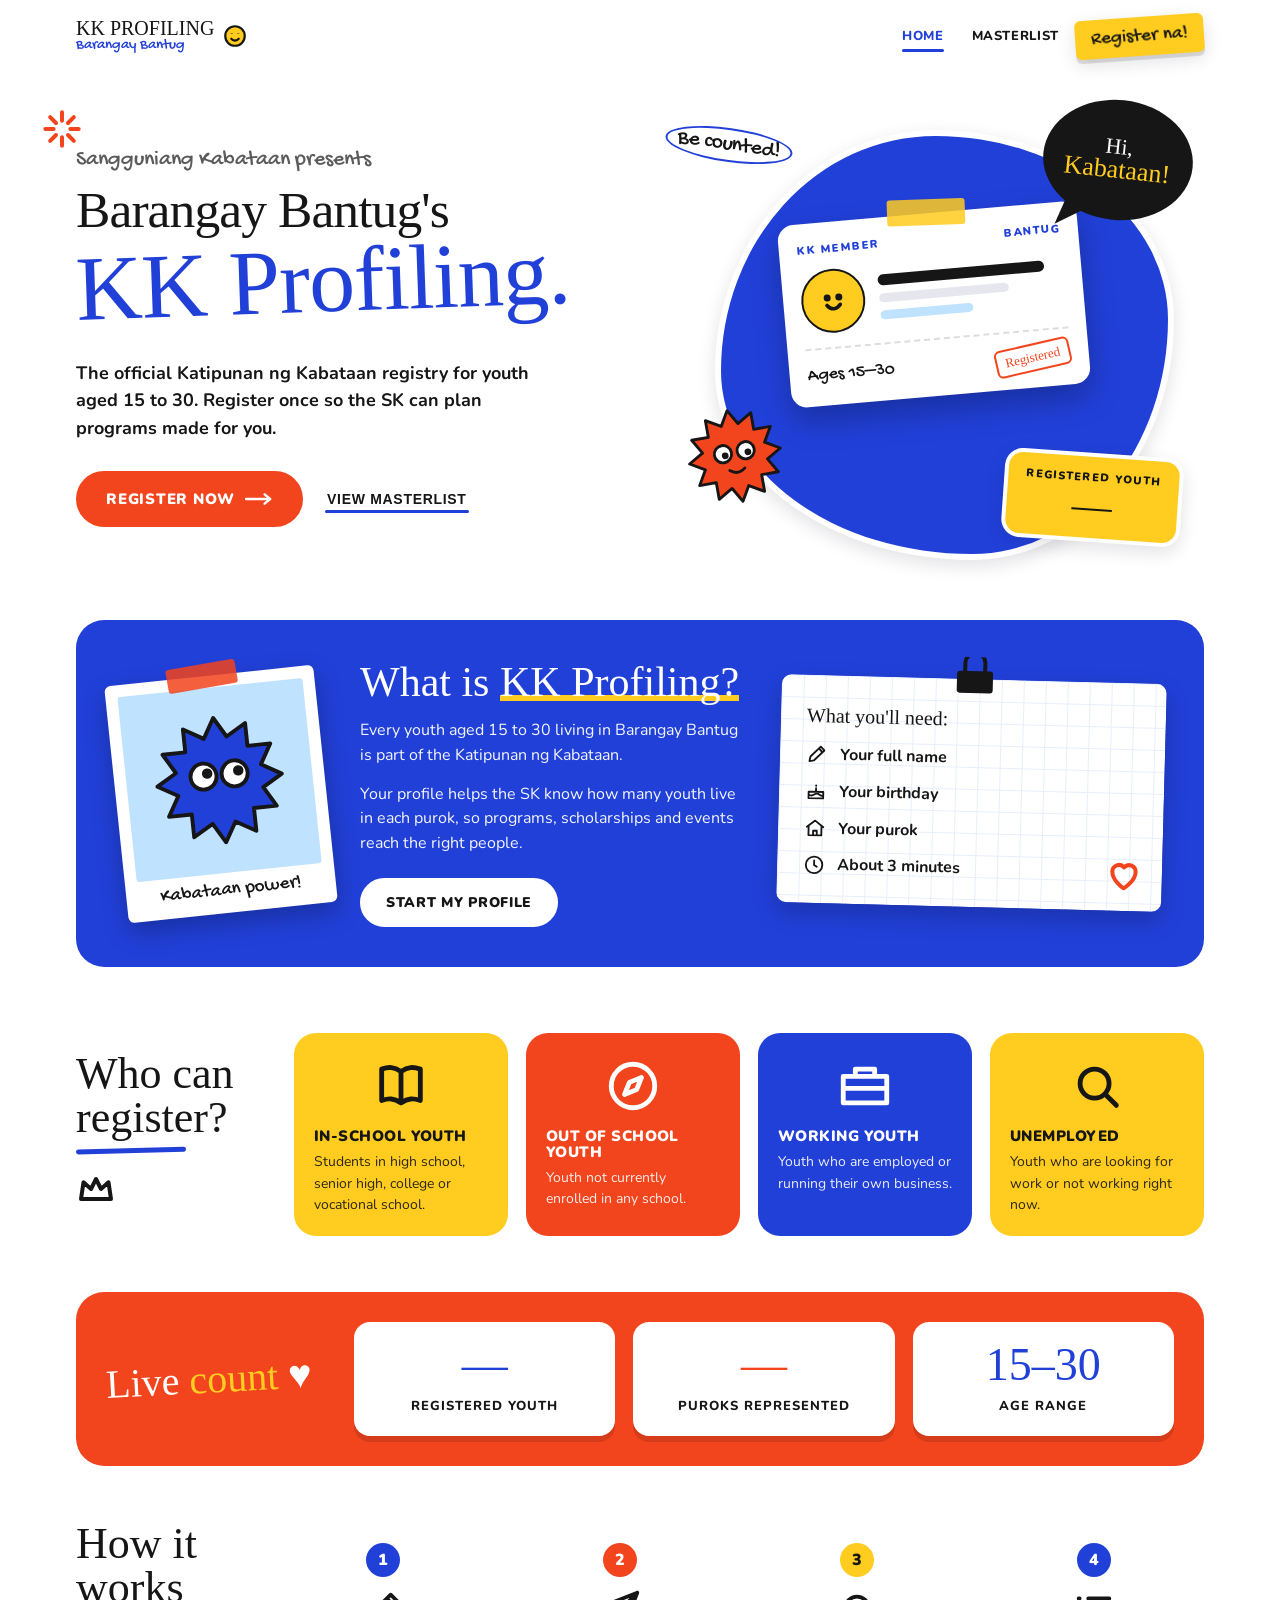
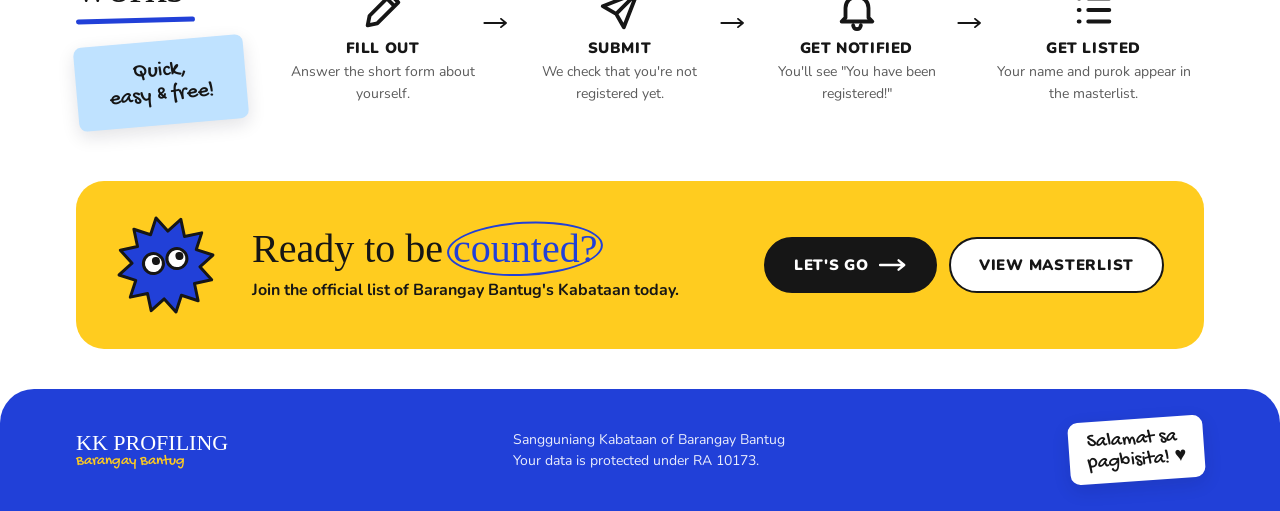
<file: index.html>
<!doctype html>
<html lang="en">
<head>
  <meta charset="utf-8">
  <meta name="viewport" content="width=device-width, initial-scale=1">
  <title>Barangay Bantug KK Profiling</title>
  <meta name="description" content="Katipunan ng Kabataan (KK) Profiling registration for the youth of Barangay Bantug.">
  <link rel="preconnect" href="https://fonts.googleapis.com">
  <link rel="preconnect" href="https://fonts.gstatic.com" crossorigin>
  <link href="https://fonts.googleapis.com/css2?family=Permanent+Marker&family=Gochi+Hand&family=Nunito:wght@400;600;700;800;900&display=swap" rel="stylesheet">
  <link rel="stylesheet" href="style.css">
</head>
<body>
  <!-- doodle library -->
  <svg width="0" height="0" style="position:absolute" aria-hidden="true">
    <symbol id="d-star" viewBox="0 0 24 24"><path d="M12 2.5l2.9 6.1 6.6.8-4.9 4.5 1.3 6.6L12 17.3 6.1 20.5l1.3-6.6L2.5 9.4l6.6-.8z"/></symbol>
    <symbol id="d-spark" viewBox="0 0 24 24"><path d="M12 2v5M12 17v5M2 12h5M17 12h5M4.9 4.9l3.5 3.5M15.6 15.6l3.5 3.5M4.9 19.1l3.5-3.5M15.6 8.4l3.5-3.5"/></symbol>
    <symbol id="d-squig" viewBox="0 0 100 24"><path d="M2 14C12 2 22 2 30 12s18 10 28 0 20-10 30 0 8 6 10 2"/></symbol>
    <symbol id="d-arrow" viewBox="0 0 60 40"><path d="M4 8c16 28 36 28 50 10M44 15l10 3-1 10"/></symbol>
    <symbol id="d-bolt" viewBox="0 0 24 24"><path d="M13 2L4 14h7l-2 8 11-13h-7l2-7z"/></symbol>
    <symbol id="d-ast" viewBox="0 0 24 24"><path d="M12 3v18M4.2 7.5l15.6 9M4.2 16.5l15.6-9"/></symbol>
    <symbol id="d-heart" viewBox="0 0 24 24"><path d="M12 20s-7-4.4-7-10a4 4 0 0 1 7-2.6A4 4 0 0 1 19 10c0 5.6-7 10-7 10z"/></symbol>
    <symbol id="d-crown" viewBox="0 0 24 24"><path d="M3 18h18l-1.5-10-4.5 4-3-6-3 6-4.5-4z"/></symbol>
    <symbol id="d-smile" viewBox="0 0 24 24"><circle cx="12" cy="12" r="9"/><path d="M8 14c1.2 1.6 2.5 2.3 4 2.3s2.8-.7 4-2.3M9 9.5v.5M15 9.5v.5"/></symbol>
    <symbol id="d-burst" viewBox="0 0 100 100"><polygon points="50,2 58.8,17.2 74,8.4 74,26 91.6,26 82.8,41.2 98,50 82.8,58.8 91.6,74 74,74 74,91.6 58.8,82.8 50,98 41.2,82.8 26,91.6 26,74 8.4,74 17.2,58.8 2,50 17.2,41.2 8.4,26 26,26 26,8.4 41.2,17.2" fill="#f2441d" stroke="#161616" stroke-width="3" stroke-linejoin="round"/><circle cx="38" cy="46" r="9" fill="#fff" stroke="#161616" stroke-width="3"/><circle cx="62" cy="46" r="9" fill="#fff" stroke="#161616" stroke-width="3"/><circle cx="40" cy="48" r="3.5" fill="#161616"/><circle cx="64" cy="48" r="3.5" fill="#161616"/><path d="M42 64c5 4 11 4 16 0" fill="none" stroke="#161616" stroke-width="3" stroke-linecap="round"/></symbol>
    <symbol id="d-burst-b" viewBox="0 0 100 100"><polygon points="50,2 58.8,17.2 74,8.4 74,26 91.6,26 82.8,41.2 98,50 82.8,58.8 91.6,74 74,74 74,91.6 58.8,82.8 50,98 41.2,82.8 26,91.6 26,74 8.4,74 17.2,58.8 2,50 17.2,41.2 8.4,26 26,26 26,8.4 41.2,17.2" fill="#2140d8" stroke="#161616" stroke-width="3" stroke-linejoin="round"/><circle cx="38" cy="46" r="10" fill="#fff" stroke="#161616" stroke-width="3"/><circle cx="62" cy="46" r="10" fill="#fff" stroke="#161616" stroke-width="3"/><circle cx="41" cy="44" r="4" fill="#161616"/><circle cx="65" cy="44" r="4" fill="#161616"/></symbol>
    <!-- icons -->
    <symbol id="i-book" viewBox="0 0 24 24"><path d="M4 5c3-1 5-1 8 1 3-2 5-2 8-1v13c-3-1-5-1-8 1-3-2-5-2-8-1zM12 6v13"/></symbol>
    <symbol id="i-compass" viewBox="0 0 24 24"><circle cx="12" cy="12" r="9"/><path d="M15.5 8.5l-2 5-5 2 2-5z"/></symbol>
    <symbol id="i-brief" viewBox="0 0 24 24"><path d="M3 8h18v11H3zM8 8V5h8v3M3 13h18"/></symbol>
    <symbol id="i-search" viewBox="0 0 24 24"><circle cx="11" cy="11" r="6"/><path d="M15.5 15.5L20 20"/></symbol>
    <symbol id="i-pencil" viewBox="0 0 24 24"><path d="M4 20l1-5L16 4l4 4L9 19zM14 6l4 4"/></symbol>
    <symbol id="i-cake" viewBox="0 0 24 24"><path d="M4 20h16v-7H4zM4 16c2 1.5 4 1.5 6 0s4-1.5 6 0 4 1.5 4 0M12 13V9M12 6v.5"/></symbol>
    <symbol id="i-house" viewBox="0 0 24 24"><path d="M3 11l9-7 9 7M5 10v10h14V10M10 20v-5h4v5"/></symbol>
    <symbol id="i-clock" viewBox="0 0 24 24"><circle cx="12" cy="12" r="9"/><path d="M12 7v5l3 2"/></symbol>
    <symbol id="i-send" viewBox="0 0 24 24"><path d="M21 3L10 14M21 3l-7 18-4-7-7-4z"/></symbol>
    <symbol id="i-bell" viewBox="0 0 24 24"><path d="M6 16V11a6 6 0 0 1 12 0v5l2 2H4zM10 20a2 2 0 0 0 4 0"/></symbol>
    <symbol id="i-list" viewBox="0 0 24 24"><path d="M9 6h11M9 12h11M9 18h11M4 6h.5M4 12h.5M4 18h.5"/></symbol>
    <symbol id="i-arrow" viewBox="0 0 30 12"><path d="M1 6h26M21 1l6 5-6 5"/></symbol>
  </svg>

  <header class="nav">
    <div class="wrap">
      <a class="brand" href="./" data-go="home">
        <span><b>KK PROFILING</b><small>Barangay Bantug</small></span>
        <svg class="smile"><use href="#d-smile"/></svg>
      </a>
      <nav>
        <a class="nav-link hide-sm" href="./" data-go="home" data-nav="home">Home</a>
        <a class="nav-link hide-sm" href="#list" data-go="list" data-nav="list">Masterlist</a>
        <a class="sticky-btn" href="#form" data-go="form">Register na!</a>
      </nav>
    </div>
  </header>

  <!-- ============ HOME ============ -->
  <main id="view-home" class="view">
    <section class="hero">
      <div class="wrap">
        <div class="hero-copy">
          <svg class="doodle red d1 hide-sm"><use href="#d-spark"/></svg>
          <p class="hero-kicker">Sangguniang Kabataan presents</p>
          <h1><span class="l1">Barangay Bantug's</span><span class="l2">KK Profiling.</span></h1>
          <p class="sub">The official Katipunan ng Kabataan registry for youth aged 15 to 30. Register once so the SK can plan programs made for you.</p>
          <div class="cta">
            <button class="btn btn-red btn-lg" data-go="form">Register now <svg class="arrow"><use href="#i-arrow"/></svg></button>
            <button class="btn-link" data-go="list">View masterlist</button>
          </div>
        </div>
        <div class="hero-art" aria-hidden="true">
          <div class="blob"></div>
          <div class="bubble"><span>Hi,<b>Kabataan!</b></span></div>
          <div class="id-card">
            <div class="id-top"><span>KK MEMBER</span><span>BANTUG</span></div>
            <div class="id-body">
              <div class="id-face"><svg viewBox="0 0 24 24"><circle cx="8.5" cy="10" r="1" fill="#161616"/><circle cx="15.5" cy="10" r="1" fill="#161616"/><path d="M8 14.5c1.2 1.6 2.5 2.3 4 2.3s2.8-.7 4-2.3"/></svg></div>
              <div class="id-lines"><i></i><i></i><i></i></div>
            </div>
            <div class="id-foot"><span class="hand">Ages 15–30</span><span class="stamp">Registered</span></div>
          </div>
          <svg class="burst"><use href="#d-burst"/></svg>
          <div class="count-sticker"><small>Registered youth</small><b class="js-total">—</b></div>
          <div class="note-arrow"><span>Be counted!</span></div>
        </div>
      </div>
    </section>

    <div class="wrap">
      <section class="about">
        <div class="polaroid">
          <div class="polaroid-in"><svg viewBox="0 0 100 100"><use href="#d-burst-b"/></svg></div>
          <span class="cap">Kabataan power!</span>
        </div>
        <div>
          <h2>What is <span class="u">KK Profiling?</span></h2>
          <p>Every youth aged 15 to 30 living in Barangay Bantug is part of the Katipunan ng Kabataan.</p>
          <p>Your profile helps the SK know how many youth live in each purok, so programs, scholarships and events reach the right people.</p>
          <button class="btn" data-go="form">Start my profile</button>
        </div>
        <div class="notepad">
          <svg class="clip" viewBox="0 0 48 40" aria-hidden="true"><rect x="6" y="14" width="36" height="22" rx="3" fill="#161616"/><path d="M14 16V6a10 10 0 0 1 20 0v10" fill="none" stroke="#161616" stroke-width="4"/></svg>
          <h3>What you'll need:</h3>
          <ul>
            <li><svg class="ico"><use href="#i-pencil"/></svg>Your full name</li>
            <li><svg class="ico"><use href="#i-cake"/></svg>Your birthday</li>
            <li><svg class="ico"><use href="#i-house"/></svg>Your purok</li>
            <li><svg class="ico"><use href="#i-clock"/></svg>About 3 minutes</li>
          </ul>
          <svg class="doodle heart" viewBox="0 0 24 24"><use href="#d-heart"/></svg>
        </div>
      </section>
    </div>

    <section class="section">
      <div class="wrap">
        <div class="who">
          <div class="who-title">
            <h2 class="sec-title">Who can<br>register?</h2>
            <svg class="doodle hide-sm" style="width:40px;height:40px;position:relative;margin-top:16px"><use href="#d-crown"/></svg>
          </div>
          <div class="cat"><svg class="big-ico"><use href="#i-book"/></svg><h3>In-school youth</h3><p>Students in high school, senior high, college or vocational school.</p></div>
          <div class="cat"><svg class="big-ico"><use href="#i-compass"/></svg><h3>Out of school youth</h3><p>Youth not currently enrolled in any school.</p></div>
          <div class="cat"><svg class="big-ico"><use href="#i-brief"/></svg><h3>Working youth</h3><p>Youth who are employed or running their own business.</p></div>
          <div class="cat"><svg class="big-ico"><use href="#i-search"/></svg><h3>Unemployed</h3><p>Youth who are looking for work or not working right now.</p></div>
        </div>
      </div>
    </section>

    <div class="wrap">
      <section class="band">
        <h2>Live <span class="y">count</span> ♥</h2>
        <div class="band-card"><b class="js-total">—</b><span>Registered youth</span></div>
        <div class="band-card"><b id="st-puroks">—</b><span>Puroks represented</span></div>
        <div class="band-card"><b>15–30</b><span>Age range</span></div>
      </section>
    </div>

    <section class="section">
      <div class="wrap">
        <div class="process">
          <div>
            <h2 class="sec-title">How it works</h2>
            <div class="note-sky">Quick,<br>easy &amp; free!</div>
          </div>
          <div class="steps">
            <div class="step"><span class="n">1</span><svg class="s-ico"><use href="#i-pencil"/></svg><h3>Fill out</h3><p>Answer the short form about yourself.</p></div>
            <div class="step"><span class="n">2</span><svg class="s-ico"><use href="#i-send"/></svg><h3>Submit</h3><p>We check that you're not registered yet.</p></div>
            <div class="step"><span class="n">3</span><svg class="s-ico"><use href="#i-bell"/></svg><h3>Get notified</h3><p>You'll see "You have been registered!"</p></div>
            <div class="step"><span class="n">4</span><svg class="s-ico"><use href="#i-list"/></svg><h3>Get listed</h3><p>Your name and purok appear in the masterlist.</p></div>
          </div>
        </div>
      </div>
    </section>

    <div class="wrap">
      <section class="cta-band">
        <svg class="burst-s"><use href="#d-burst-b"/></svg>
        <div>
          <h2>Ready to be <span class="scribble">counted?</span></h2>
          <p>Join the official list of Barangay Bantug's Kabataan today.</p>
        </div>
        <div class="actions">
          <button class="btn btn-ink btn-lg" data-go="form">Let's go <svg class="arrow"><use href="#i-arrow"/></svg></button>
          <button class="btn btn-lg" data-go="list">View masterlist</button>
        </div>
      </section>
    </div>
  </main>

  <!-- ============ MASTERLIST ============ -->
  <main id="view-list" class="view" hidden>
    <section class="page-head">
      <div class="wrap">
        <div>
          <p class="kicker">Public masterlist</p>
          <h1>KK <span class="hl-blue">Masterlist</span></h1>
          <p>Everyone registered in Barangay Bantug's KK Profiling. Only names and puroks are shown to protect everyone's privacy.</p>
        </div>
        <button class="btn btn-red" data-go="form">Register now <svg class="arrow"><use href="#i-arrow"/></svg></button>
      </div>
    </section>
    <div class="wrap">
      <section class="panel">
        <div class="toolbar">
          <input id="list-search" type="search" placeholder="Search your name…" aria-label="Search name">
          <span id="list-count" class="count-badge">Loading…</span>
        </div>
        <div class="chips" id="purok-chips" role="group" aria-label="Filter by purok"></div>
        <div class="table-wrap">
          <table class="tbl">
            <thead><tr><th>#</th><th>Name</th><th>Purok</th></tr></thead>
            <tbody id="list-body"><tr><td colspan="3" class="empty">Loading…</td></tr></tbody>
          </table>
        </div>
        <p class="small muted" style="margin-top:14px">Not on the list? <a href="#form" data-go="form"><b>Register here.</b></a></p>
      </section>
    </div>
  </main>

  <!-- ============ REGISTRATION FORM ============ -->
  <main id="view-form" class="view" hidden>
    <section class="page-head">
      <div class="wrap">
        <div>
          <p class="kicker"><span class="dot"></span>Barangay Bantug · Katipunan ng Kabataan</p>
          <h1>KK Profile <span class="hl-red">Registration</span></h1>
          <p>Fill out all fields marked with <b class="req">*</b>. It takes about 3 minutes.</p>
        </div>
      </div>
    </section>

    <div class="form-wrap">
      <div class="progress" aria-hidden="true">
        <div class="progress-bar"><i id="progress-fill"></i></div>
        <small id="progress-text">0% complete</small>
      </div>

      <form id="reg-form" novalidate>
        <div class="group-label"><span class="n">1</span><h2>Personal information</h2></div>
        <div class="row-2">
          <section class="q">
            <label class="q-title" for="f-last">Last name <span class="req">*</span></label>
            <input id="f-last" name="lastName" required maxlength="60" autocomplete="family-name">
            <p class="err"></p>
          </section>
          <section class="q">
            <label class="q-title" for="f-first">First name <span class="req">*</span></label>
            <input id="f-first" name="firstName" required maxlength="60" autocomplete="given-name">
            <p class="err"></p>
          </section>
        </div>
        <div class="row-2">
          <section class="q">
            <label class="q-title" for="f-mid">Middle name</label>
            <input id="f-mid" name="middleName" maxlength="60" autocomplete="additional-name">
            <p class="err"></p>
          </section>
          <section class="q">
            <label class="q-title" for="f-sfx">Suffix</label>
            <select id="f-sfx" name="suffix">
              <option value="">None</option>
              <option>Jr.</option><option>Sr.</option><option>II</option><option>III</option><option>IV</option>
            </select>
            <p class="err"></p>
          </section>
        </div>
        <section class="q">
          <label class="q-title" for="f-bday">Birthday <span class="req">*</span></label>
          <input id="f-bday" name="birthday" type="date" required>
          <p class="hint" id="age-hint">KK members must be 15 to 30 years old.</p>
          <p class="err"></p>
        </section>
        <section class="q">
          <p class="q-title">Sex <span class="req">*</span></p>
          <div class="choices">
            <label><input type="radio" name="sex" value="M" required> Male</label>
            <label><input type="radio" name="sex" value="F"> Female</label>
          </div>
          <p class="err"></p>
        </section>

        <div class="group-label"><span class="n" style="background:var(--blue)">2</span><h2>Contact &amp; status</h2></div>
        <section class="q">
          <label class="q-title" for="f-contact">Contact number</label>
          <input id="f-contact" name="contact" type="tel" inputmode="numeric" placeholder="09XXXXXXXXX" maxlength="11">
          <p class="err"></p>
        </section>
        <section class="q">
          <p class="q-title">Civil status <span class="req">*</span></p>
          <div class="choices">
            <label><input type="radio" name="civilStatus" value="Single" required> Single</label>
            <label><input type="radio" name="civilStatus" value="Married"> Married</label>
            <label><input type="radio" name="civilStatus" value="Live-in"> Live-in</label>
            <label><input type="radio" name="civilStatus" value="Widowed"> Widowed</label>
            <label><input type="radio" name="civilStatus" value="Separated"> Separated</label>
          </div>
          <p class="err"></p>
        </section>
        <section class="q">
          <p class="q-title">Youth classification <span class="req">*</span></p>
          <div class="choices">
            <label><input type="radio" name="youthClass" value="In-school Youth" required> In-school Youth</label>
            <label><input type="radio" name="youthClass" value="Out of School Youth"> Out of School Youth</label>
            <label><input type="radio" name="youthClass" value="Working Youth"> Working Youth</label>
            <label><input type="radio" name="youthClass" value="Unemployed"> Unemployed</label>
          </div>
          <p class="err"></p>
        </section>
        <section class="q">
          <p class="q-title">Registered voter? <span class="req">*</span></p>
          <div class="choices">
            <label><input type="radio" name="voter" value="Yes" required> Yes</label>
            <label><input type="radio" name="voter" value="No"> No</label>
          </div>
          <p class="err"></p>
        </section>

        <div class="group-label"><span class="n" style="background:var(--yellow);color:var(--ink)">3</span><h2>Address &amp; consent</h2></div>
        <section class="q">
          <label class="q-title" for="purok-select">Purok <span class="req">*</span></label>
          <select name="purok" required id="purok-select">
            <option value="">Choose your purok</option>
          </select>
          <p class="err"></p>
        </section>
        <section class="q">
          <label class="consent">
            <input type="checkbox" name="consent" required>
            <span>I agree that the SK of Barangay Bantug may collect and keep my information for KK Profiling,
              in line with the Data Privacy Act of 2012 (RA 10173). Only my name and purok will be shown publicly.</span>
          </label>
          <p class="err"></p>
        </section>

        <div class="form-actions">
          <button type="submit" class="btn btn-red btn-lg" id="submit-btn">Submit registration</button>
          <button type="button" class="btn-link" data-go="home">Cancel</button>
        </div>
        <p id="form-msg" class="form-msg" role="alert" hidden></p>
      </form>
    </div>
  </main>

  <!-- ============ SUCCESS ============ -->
  <main id="view-success" class="view" hidden>
    <div class="success">
      <div class="success-card">
        <svg class="burst" aria-hidden="true"><use href="#d-burst"/></svg>
        <svg class="doodle" style="width:40px;height:40px;right:28px;top:26px" aria-hidden="true"><use href="#d-spark"/></svg>
        <div class="check-badge"><svg viewBox="0 0 24 24" fill="none" stroke="#161616" stroke-width="3.2" stroke-linecap="round" stroke-linejoin="round"><path d="M4 12.5l5 5L20 6.5"/></svg></div>
        <h1>Registration successful!</h1>
        <p id="success-text">You have been registered in Barangay Bantug's KK Profiling.</p>
        <div class="form-actions">
          <button class="btn btn-yellow" data-go="list">View masterlist</button>
          <button class="btn" data-go="form">Register another person</button>
        </div>
      </div>
    </div>
  </main>

  <footer class="footer">
    <div class="wrap">
      <div class="brand"><span><b>KK PROFILING</b><small>Barangay Bantug</small></span></div>
      <p>Sangguniang Kabataan of Barangay Bantug<br>Your data is protected under RA 10173.</p>
      <div class="thanks">Salamat sa<br>pagbisita! ♥</div>
    </div>
  </footer>

  <div id="toast" class="toast" role="status" hidden></div>

  <script src="config.js"></script>
  <script src="app.js"></script>
</body>
</html>
</file>
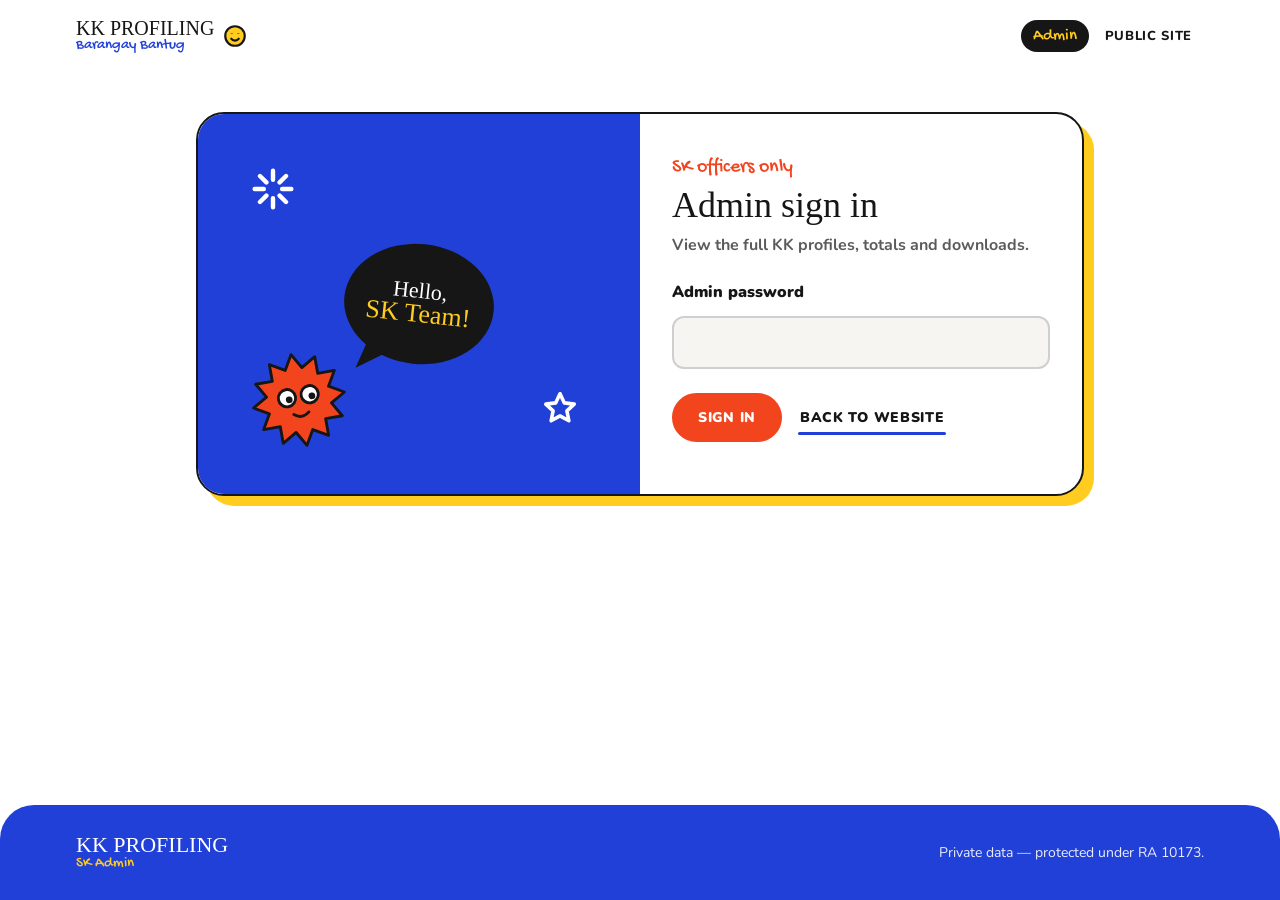
<file: admin.html>
<!doctype html>
<html lang="en">
<head>
  <meta charset="utf-8">
  <meta name="viewport" content="width=device-width, initial-scale=1">
  <meta name="robots" content="noindex">
  <title>KK Profiling Admin</title>
  <link rel="preconnect" href="https://fonts.googleapis.com">
  <link rel="preconnect" href="https://fonts.gstatic.com" crossorigin>
  <link href="https://fonts.googleapis.com/css2?family=Permanent+Marker&family=Gochi+Hand&family=Nunito:wght@400;600;700;800;900&display=swap" rel="stylesheet">
  <link rel="stylesheet" href="style.css">
</head>
<body>
  <svg width="0" height="0" style="position:absolute" aria-hidden="true">
    <symbol id="d-smile" viewBox="0 0 24 24"><circle cx="12" cy="12" r="9"/><path d="M8 14c1.2 1.6 2.5 2.3 4 2.3s2.8-.7 4-2.3M9 9.5v.5M15 9.5v.5"/></symbol>
    <symbol id="d-spark" viewBox="0 0 24 24"><path d="M12 2v5M12 17v5M2 12h5M17 12h5M4.9 4.9l3.5 3.5M15.6 15.6l3.5 3.5M4.9 19.1l3.5-3.5M15.6 8.4l3.5-3.5"/></symbol>
    <symbol id="d-star" viewBox="0 0 24 24"><path d="M12 2.5l2.9 6.1 6.6.8-4.9 4.5 1.3 6.6L12 17.3 6.1 20.5l1.3-6.6L2.5 9.4l6.6-.8z"/></symbol>
    <symbol id="d-burst" viewBox="0 0 100 100"><polygon points="50,2 58.8,17.2 74,8.4 74,26 91.6,26 82.8,41.2 98,50 82.8,58.8 91.6,74 74,74 74,91.6 58.8,82.8 50,98 41.2,82.8 26,91.6 26,74 8.4,74 17.2,58.8 2,50 17.2,41.2 8.4,26 26,26 26,8.4 41.2,17.2" fill="#f2441d" stroke="#161616" stroke-width="3" stroke-linejoin="round"/><circle cx="38" cy="46" r="9" fill="#fff" stroke="#161616" stroke-width="3"/><circle cx="62" cy="46" r="9" fill="#fff" stroke="#161616" stroke-width="3"/><circle cx="40" cy="48" r="3.5" fill="#161616"/><circle cx="64" cy="48" r="3.5" fill="#161616"/><path d="M42 64c5 4 11 4 16 0" fill="none" stroke="#161616" stroke-width="3" stroke-linecap="round"/></symbol>
  </svg>

  <header class="nav">
    <div class="wrap">
      <a class="brand" href="./">
        <span><b>KK PROFILING</b><small>Barangay Bantug</small></span>
        <svg class="smile"><use href="#d-smile"/></svg>
      </a>
      <nav>
        <span class="tag">Admin</span>
        <a class="nav-link hide-sm" href="./">Public site</a>
        <button class="btn btn-sm" id="logout-btn" hidden>Sign out</button>
      </nav>
    </div>
  </header>

  <!-- LOGIN -->
  <main id="login-view">
    <div class="login">
      <div class="login-card">
        <div class="login-art" aria-hidden="true">
          <svg class="doodle" style="width:44px;height:44px;left:12%;top:14%"><use href="#d-spark"/></svg>
          <svg class="doodle" style="width:36px;height:36px;right:14%;bottom:18%"><use href="#d-star"/></svg>
          <div class="bubble"><span>Hello,<b>SK Team!</b></span></div>
          <svg class="burst"><use href="#d-burst"/></svg>
        </div>
        <form id="login-form" class="login-form">
          <p class="kicker">SK officers only</p>
          <h1>Admin sign in</h1>
          <p class="muted" style="font-weight:700">View the full KK profiles, totals and downloads.</p>
          <section class="q">
            <label class="q-title" for="pw">Admin password</label>
            <input id="pw" type="password" autocomplete="current-password" required>
            <p class="err" id="login-err"></p>
          </section>
          <div class="form-actions">
            <button class="btn btn-red" id="login-btn">Sign in</button>
            <a class="btn-link" href="./">Back to website</a>
          </div>
        </form>
      </div>
    </div>
  </main>

  <!-- DASHBOARD -->
  <main id="admin-view" style="padding-bottom:30px" hidden>
    <section class="page-head">
      <div class="wrap">
        <div>
          <p class="kicker">SK Admin · Barangay Bantug</p>
          <h1>KK <span class="hl-blue">Profiles</span></h1>
          <p id="updated-at">Full records with private details. Handle with care.</p>
        </div>
        <div class="head-actions">
          <button class="btn" id="refresh-btn">Refresh</button>
          <button class="btn btn-blue" id="export-btn">Download Excel (CSV)</button>
        </div>
      </div>
    </section>

    <div class="wrap">
      <section class="admin-tiles" id="stats"></section>

      <section class="breakdowns">
        <div class="panel"><h3>By purok</h3><div class="bars" id="bars-purok"></div></div>
        <div class="panel"><h3>By youth classification</h3><div class="bars" id="bars-class"></div></div>
      </section>

      <section class="panel">
        <div class="admin-filters toolbar">
          <input id="f-search" type="search" placeholder="Search name or contact…" aria-label="Search">
          <select id="f-purok" aria-label="Purok"><option value="">All puroks</option></select>
          <select id="f-sex" aria-label="Sex"><option value="">All sexes</option><option value="M">Male</option><option value="F">Female</option></select>
          <select id="f-class" aria-label="Youth classification">
            <option value="">All classifications</option>
            <option>In-school Youth</option><option>Out of School Youth</option><option>Working Youth</option><option>Unemployed</option>
          </select>
          <select id="f-voter" aria-label="Registered voter"><option value="">Voter: any</option><option>Yes</option><option>No</option></select>
        </div>
        <p style="margin:16px 0 12px"><span id="f-count" class="count-badge"></span></p>
        <div class="table-wrap" style="max-height:70vh">
          <table class="tbl admin-table">
            <thead>
              <tr>
                <th>#</th><th data-sort="lastName">Name</th><th data-sort="birthday">Birthday</th><th data-sort="age">Age</th>
                <th data-sort="sex">Sex</th><th>Contact</th><th data-sort="civilStatus">Civil status</th>
                <th data-sort="youthClass">Classification</th><th data-sort="voter">Voter</th><th data-sort="purok">Purok</th>
                <th data-sort="timestamp">Registered</th>
              </tr>
            </thead>
            <tbody id="a-body"></tbody>
          </table>
        </div>
        <p class="small muted" style="margin-top:12px">Click a column title to sort. To edit or delete a record, open the Google Sheet, then press Refresh.</p>
      </section>
    </div>
  </main>

  <footer class="footer">
    <div class="wrap">
      <div class="brand"><span><b>KK PROFILING</b><small>SK Admin</small></span></div>
      <p>Private data — protected under RA 10173.</p>
    </div>
  </footer>

  <script src="config.js"></script>
  <script src="admin.js"></script>
</body>
</html>
</file>
<file: style.css>
/* ==========================================================
   Barangay Bantug KK Profiling — playful hand-drawn style
   ========================================================== */
:root {
  --blue: #2140d8;
  --blue-dark: #1630b0;
  --yellow: #ffcc1f;
  --red: #f2441d;
  --sky: #bfe2ff;
  --ink: #161616;
  --paper: #ffffff;
  --bg: #ffffff;
  --soft: #f6f5f1;
  --muted: #5b5b5b;
  --radius: 22px;
  --marker: "Permanent Marker", "Comic Sans MS", cursive;
  --hand: "Gochi Hand", "Comic Sans MS", cursive;
  --body: "Nunito", system-ui, sans-serif;
  --lift: 0 6px 18px rgba(20, 20, 40, .12);
  color-scheme: light;
}

* { box-sizing: border-box; }
html { scroll-behavior: smooth; }
body {
  margin: 0; background: var(--bg); color: var(--ink);
  font-family: var(--body); font-size: 16px; line-height: 1.55;
  -webkit-font-smoothing: antialiased;
  min-height: 100vh; display: flex; flex-direction: column; overflow-x: hidden;
}
[hidden] { display: none !important; }
h1, h2, h3 { margin: 0; line-height: 1.05; font-weight: 400; }
p { margin: 0; }
a { color: inherit; }
.wrap { max-width: 1160px; margin: 0 auto; padding: 0 16px; position: relative; }
.muted { color: var(--muted); }
.small { font-size: 13px; }
.marker { font-family: var(--marker); }
.hand { font-family: var(--hand); }
.hl-blue { color: var(--blue); }
.hl-red { color: var(--red); }
.ul { background: linear-gradient(transparent 70%, var(--yellow) 70%, var(--yellow) 92%, transparent 92%); padding: 0 4px; }

/* doodles */
.doodle { position: absolute; pointer-events: none; fill: none; stroke: var(--ink); stroke-width: 2.4; stroke-linecap: round; stroke-linejoin: round; }
.doodle.blue { stroke: var(--blue); }
.doodle.red { stroke: var(--red); }
.doodle.fill-y { fill: var(--yellow); }
.ico { width: 22px; height: 22px; fill: none; stroke: currentColor; stroke-width: 2; stroke-linecap: round; stroke-linejoin: round; flex: none; }

/* ---------- nav ---------- */
.nav { position: sticky; top: 0; z-index: 30; background: rgba(255,255,255,.94); backdrop-filter: blur(6px); }
.nav .wrap { display: flex; align-items: center; justify-content: space-between; gap: 12px; height: 72px; }
.brand { display: flex; align-items: center; gap: 8px; text-decoration: none; cursor: pointer; line-height: .9; }
.brand b { font-family: var(--marker); font-weight: 400; font-size: 20px; display: block; }
.brand small { font-family: var(--hand); font-size: 15px; color: var(--blue); display: block; margin-top: 2px; }
.brand .smile { width: 26px; height: 26px; fill: var(--yellow); stroke: var(--ink); stroke-width: 2; }
.nav nav { display: flex; align-items: center; gap: 4px; }
.nav-link {
  font-weight: 800; font-size: 13px; text-transform: uppercase; letter-spacing: .05em;
  text-decoration: none; padding: 8px 12px; cursor: pointer; position: relative;
}
.nav-link.active, .nav-link:hover { color: var(--blue); }
.nav-link.active::after, .nav-link:hover::after { content: ""; position: absolute; left: 12px; right: 12px; bottom: 2px; height: 3px; border-radius: 3px; background: var(--blue); }
.sticky-btn {
  font-family: var(--hand); font-size: 19px; line-height: 1; text-decoration: none; cursor: pointer; border: 0;
  background: var(--yellow); color: var(--ink); padding: 10px 16px; border-radius: 6px;
  transform: rotate(-4deg); box-shadow: 0 4px 0 rgba(0,0,0,.12), var(--lift); transition: transform .15s;
}
.sticky-btn:hover { transform: rotate(0) scale(1.04); }
.tag { display: inline-block; font-family: var(--hand); font-size: 17px; background: var(--ink); color: var(--yellow); padding: 3px 12px; border-radius: 999px; }

/* ---------- buttons ---------- */
.btn {
  display: inline-flex; align-items: center; justify-content: center; gap: 10px;
  font-family: var(--body); font-weight: 900; font-size: 14px; text-transform: uppercase; letter-spacing: .05em;
  padding: 13px 24px; border-radius: 999px; border: 2.5px solid var(--ink); background: var(--paper); color: var(--ink);
  cursor: pointer; text-decoration: none; transition: transform .12s ease, box-shadow .12s ease;
}
.btn:hover { transform: translateY(-2px) rotate(-1deg); box-shadow: 0 6px 0 var(--ink); }
.btn:active { transform: translateY(1px); box-shadow: none; }
.btn:disabled { opacity: .6; cursor: wait; transform: none; box-shadow: none; }
.btn-red { background: var(--red); border-color: var(--red); color: #fff; }
.btn-blue { background: var(--blue); border-color: var(--blue); color: #fff; }
.btn-yellow { background: var(--yellow); border-color: var(--ink); }
.btn-ink { background: var(--ink); color: #fff; }
.btn-lg { padding: 16px 28px; font-size: 15px; }
.btn-sm { padding: 8px 16px; font-size: 12px; }
.btn .arrow { width: 28px; height: 12px; stroke: currentColor; stroke-width: 2.5; fill: none; stroke-linecap: round; stroke-linejoin: round; }
.btn-link {
  font-weight: 900; font-size: 14px; text-transform: uppercase; letter-spacing: .05em; background: none; border: 0;
  padding: 10px 2px; cursor: pointer; color: var(--ink); text-decoration: none; position: relative;
}
.btn-link::after { content: ""; position: absolute; left: 0; right: 0; bottom: 4px; height: 3px; border-radius: 3px; background: var(--blue); transition: transform .15s; }
.btn-link:hover::after { transform: scaleX(1.12); }
.btn:focus-visible, .btn-link:focus-visible, input:focus-visible, select:focus-visible, .chip:focus-visible, .sticky-btn:focus-visible { outline: 3px solid var(--blue); outline-offset: 3px; }

/* ---------- hero ---------- */
.hero { padding: 28px 0 40px; position: relative; }
.hero .wrap { display: grid; grid-template-columns: 1.05fr 1fr; gap: 24px; align-items: center; }
.hero-copy { position: relative; padding: 20px 0; }
.hero-kicker { font-family: var(--hand); font-size: 22px; color: var(--muted); margin-bottom: 6px; }
.hero h1 { font-family: var(--marker); font-size: clamp(44px, 7.2vw, 92px); letter-spacing: -.01em; }
.hero h1 .l1 { display: block; font-size: .56em; }
.hero h1 .l2 { display: block; color: var(--blue); transform: rotate(-2deg); transform-origin: left; margin-top: 4px; }
.hero .sub { font-size: 18px; font-weight: 700; max-width: 470px; margin-top: 22px; }
.cta { display: flex; flex-wrap: wrap; align-items: center; gap: 22px; margin-top: 28px; }
.hero .d1 { width: 40px; height: 40px; left: -34px; top: -14px; }
.hero .d2 { width: 34px; height: 40px; left: -4px; bottom: -6px; }

.hero-art { position: relative; min-height: 470px; }
.blob {
  position: absolute; inset: 30px 30px 10px 50px; background: var(--blue);
  border-radius: 48% 52% 44% 56% / 56% 44% 56% 44%; border: 6px solid #fff; box-shadow: var(--lift);
}
.id-card {
  position: absolute; left: 22%; top: 24%; width: 60%; max-width: 300px; background: #fff; border-radius: 16px;
  padding: 18px 18px 16px; transform: rotate(-5deg); box-shadow: 0 14px 30px rgba(0,0,0,.25); z-index: 2;
}
.id-card::before { content: ""; position: absolute; top: -14px; left: 50%; width: 78px; height: 26px; transform: translateX(-50%) rotate(3deg); background: rgba(255, 204, 31, .85); border-radius: 3px; }
.id-top { display: flex; align-items: center; justify-content: space-between; font-weight: 900; font-size: 11px; letter-spacing: .14em; color: var(--blue); }
.id-body { display: flex; gap: 14px; align-items: center; margin-top: 12px; }
.id-face { width: 64px; height: 64px; border-radius: 50%; background: var(--yellow); border: 2.5px solid var(--ink); display: grid; place-items: center; flex: none; }
.id-face svg { width: 40px; height: 40px; stroke: var(--ink); stroke-width: 2.2; fill: none; stroke-linecap: round; }
.id-lines { flex: 1; display: grid; gap: 8px; }
.id-lines i { display: block; height: 9px; border-radius: 9px; background: #e6e6ef; }
.id-lines i:first-child { width: 90%; background: var(--ink); height: 11px; }
.id-lines i:nth-child(2) { width: 70%; }
.id-lines i:nth-child(3) { width: 50%; background: var(--sky); }
.id-foot { display: flex; justify-content: space-between; align-items: center; margin-top: 14px; padding-top: 12px; border-top: 2px dashed #ddd; }
.id-foot .hand { font-size: 18px; }
.id-foot .stamp { font-family: var(--marker); font-size: 13px; color: var(--red); border: 2.5px solid var(--red); border-radius: 6px; padding: 2px 8px; transform: rotate(-8deg); }
.bubble {
  position: absolute; right: 2%; top: 0; z-index: 3; background: var(--ink); color: #fff; border-radius: 50%;
  width: 150px; height: 120px; display: grid; place-items: center; text-align: center; line-height: .95;
  font-family: var(--marker); font-size: 22px; transform: rotate(6deg);
}
.bubble b { color: var(--yellow); font-weight: 400; display: block; font-size: 26px; }
.bubble::after { content: ""; position: absolute; left: 22px; bottom: -14px; border-top: 26px solid var(--ink); border-right: 22px solid transparent; transform: rotate(18deg); }
.burst { position: absolute; width: 96px; height: 96px; left: 4%; bottom: 14%; z-index: 3; transform: rotate(-10deg); }
.count-sticker {
  position: absolute; right: 4%; bottom: 6%; z-index: 3; background: var(--yellow); border: 4px solid #fff; border-radius: 18px;
  padding: 12px 18px; box-shadow: var(--lift); transform: rotate(4deg); text-align: center;
}
.count-sticker small { display: block; font-weight: 900; font-size: 11px; letter-spacing: .12em; text-transform: uppercase; }
.count-sticker b { display: block; font-family: var(--marker); font-weight: 400; font-size: 40px; line-height: 1; }
.note-arrow { position: absolute; left: 0; top: 6%; font-family: var(--hand); font-size: 22px; line-height: 1; transform: rotate(8deg); z-index: 3; text-align: center; }
.note-arrow span { border: 2.5px solid var(--blue); border-radius: 50%; padding: 4px 10px; display: inline-block; }

/* ---------- blue about panel ---------- */
.about { background: var(--blue); color: #fff; border-radius: 28px; padding: 40px; display: grid; grid-template-columns: 210px 1fr 1fr; gap: 34px; align-items: center; position: relative; margin: 10px 0; }
.polaroid { background: #fff; padding: 12px 12px 40px; border-radius: 6px; transform: rotate(-6deg); box-shadow: 0 10px 24px rgba(0,0,0,.25); position: relative; }
.polaroid::before { content: ""; position: absolute; top: -12px; left: 30%; width: 70px; height: 24px; background: rgba(242, 68, 29, .85); transform: rotate(-4deg); border-radius: 3px; }
.polaroid-in { background: var(--sky); aspect-ratio: 1; border-radius: 3px; display: grid; place-items: center; }
.polaroid-in svg { width: 70%; height: 70%; }
.polaroid .cap { position: absolute; left: 0; right: 0; bottom: 8px; text-align: center; font-family: var(--hand); font-size: 19px; color: var(--ink); }
.about h2 { font-family: var(--marker); font-size: clamp(30px, 3.6vw, 42px); }
.about h2 .u { background: linear-gradient(transparent 78%, var(--yellow) 78%, var(--yellow) 92%, transparent 92%); }
.about p { margin-top: 14px; opacity: .95; }
.about .btn { margin-top: 22px; border-color: #fff; }
.notepad {
  background-color: #fff; color: var(--ink); border-radius: 10px; padding: 30px 26px 26px; position: relative;
  background-image: linear-gradient(#e7eefc 1px, transparent 1px), linear-gradient(90deg, #e7eefc 1px, transparent 1px);
  background-size: 22px 22px; transform: rotate(1.5deg); box-shadow: 0 10px 24px rgba(0,0,0,.2);
}
.clip { position: absolute; top: -22px; left: 50%; transform: translateX(-50%); width: 48px; height: 40px; }
.notepad h3 { font-family: var(--marker); font-size: 20px; }
.notepad ul { list-style: none; padding: 0; margin: 16px 0 0; display: grid; gap: 12px; }
.notepad li { display: flex; gap: 12px; align-items: center; font-weight: 700; }
.notepad .heart { position: absolute; right: 18px; bottom: 16px; width: 40px; height: 40px; stroke: var(--red); }

/* ---------- category cards ---------- */
.section { padding: 56px 0; position: relative; }
.sec-title { font-family: var(--marker); font-size: clamp(30px, 4vw, 44px); line-height: 1; position: relative; display: inline-block; }
.sec-title::after { content: ""; display: block; height: 5px; width: 70%; margin-top: 8px; border-radius: 6px; background: var(--blue); transform: rotate(-1.5deg); }
.sec-head { display: flex; align-items: flex-end; justify-content: space-between; gap: 16px; margin-bottom: 26px; flex-wrap: wrap; }
.sec-head p { color: var(--muted); font-weight: 700; max-width: 440px; }
.who { display: grid; grid-template-columns: 200px repeat(4, 1fr); gap: 18px; align-items: stretch; }
.who-title { align-self: center; position: relative; }
.cat { border-radius: var(--radius); padding: 24px 20px 20px; position: relative; transition: transform .15s; display: flex; flex-direction: column; }
.cat:hover { transform: translateY(-4px) rotate(-1deg); }
.cat:nth-child(2) { background: var(--yellow); }
.cat:nth-child(3) { background: var(--red); color: #fff; }
.cat:nth-child(4) { background: var(--blue); color: #fff; }
.cat:nth-child(5) { background: var(--yellow); }
.cat .big-ico { width: 58px; height: 58px; margin: 0 auto 14px; display: block; fill: none; stroke: currentColor; stroke-width: 2; stroke-linecap: round; stroke-linejoin: round; }
.cat h3 { font-family: var(--body); font-weight: 900; font-size: 15px; text-transform: uppercase; letter-spacing: .03em; }
.cat p { font-size: 14px; margin-top: 6px; opacity: .9; flex: 1; }
.cat .count { margin-top: 12px; font-family: var(--hand); font-size: 20px; display: flex; justify-content: space-between; align-items: center; }

/* ---------- red stats band ---------- */
.band { background: var(--red); border-radius: 28px; padding: 30px; display: grid; grid-template-columns: 230px repeat(3, 1fr); gap: 18px; align-items: center; position: relative; }
.band h2 { font-family: var(--marker); color: #fff; font-size: clamp(30px, 3.6vw, 40px); transform: rotate(-3deg); }
.band h2 .y { color: var(--yellow); }
.band-card { background: #fff; border-radius: 16px; padding: 20px; text-align: center; box-shadow: 0 6px 0 rgba(0,0,0,.12); }
.band-card b { display: block; font-family: var(--marker); font-weight: 400; font-size: clamp(32px, 4vw, 46px); line-height: 1; color: var(--blue); }
.band-card:nth-child(3) b { color: var(--red); }
.band-card span { display: block; margin-top: 8px; font-weight: 800; font-size: 13px; text-transform: uppercase; letter-spacing: .08em; }

/* ---------- process ---------- */
.process { display: grid; grid-template-columns: 170px 1fr; gap: 26px; align-items: center; }
.note-sky { background: var(--sky); border-radius: 8px; padding: 18px; font-family: var(--hand); font-size: 22px; line-height: 1.1; text-align: center; transform: rotate(-5deg); box-shadow: var(--lift); margin-top: 18px; }
.steps { display: grid; grid-template-columns: repeat(4, 1fr); gap: 16px; position: relative; }
.step { text-align: center; position: relative; padding: 0 6px; }
.step .n { width: 34px; height: 34px; border-radius: 50%; display: grid; place-items: center; margin: 0 auto 10px; color: #fff; font-weight: 900; }
.step:nth-child(1) .n { background: var(--blue); }
.step:nth-child(2) .n { background: var(--red); }
.step:nth-child(3) .n { background: var(--yellow); color: var(--ink); }
.step:nth-child(4) .n { background: var(--blue); }
.step .s-ico { width: 46px; height: 46px; margin: 0 auto 8px; display: block; fill: none; stroke: var(--ink); stroke-width: 2; stroke-linecap: round; stroke-linejoin: round; }
.step h3 { font-weight: 900; font-size: 15px; text-transform: uppercase; letter-spacing: .04em; font-family: var(--body); }
.step p { font-size: 14px; color: var(--muted); margin-top: 4px; }
.step:not(:last-child)::after { content: ""; position: absolute; right: -16px; top: 74px; width: 26px; height: 12px; background: no-repeat center/contain url("data:image/svg+xml,%3Csvg xmlns='http://www.w3.org/2000/svg' viewBox='0 0 30 12'%3E%3Cpath d='M1 6h26M21 1l6 5-6 5' fill='none' stroke='%23161616' stroke-width='2.2' stroke-linecap='round' stroke-linejoin='round'/%3E%3C/svg%3E"); }

/* ---------- yellow CTA ---------- */
.cta-band { background: var(--yellow); border-radius: 28px; padding: 34px 40px; display: grid; grid-template-columns: 110px 1fr auto; gap: 26px; align-items: center; position: relative; margin-bottom: 40px; }
.cta-band .burst-s { width: 100px; height: 100px; transform: rotate(-12deg); }
.cta-band h2 { font-family: var(--marker); font-size: clamp(28px, 3.6vw, 40px); }
.cta-band h2 .scribble { color: var(--blue); position: relative; display: inline-block; }
.cta-band h2 .scribble::after { content: ""; position: absolute; left: -6px; right: -6px; top: 50%; height: 120%; transform: translateY(-50%) rotate(-3deg); border: 2.5px solid var(--blue); border-radius: 50%; }
.cta-band p { margin-top: 8px; font-weight: 700; }
.cta-band .actions { display: flex; gap: 12px; flex-wrap: wrap; }

/* ---------- footer ---------- */
.footer { margin-top: auto; background: var(--blue); color: #fff; border-radius: 34px 34px 0 0; }
.footer .wrap { display: flex; justify-content: space-between; align-items: center; gap: 20px; padding-top: 30px; padding-bottom: 30px; flex-wrap: wrap; }
.footer .brand b { color: #fff; font-size: 22px; }
.footer .brand small { color: var(--yellow); }
.footer p { font-size: 14px; opacity: .9; }
.thanks { background: #fff; color: var(--ink); font-family: var(--hand); font-size: 20px; line-height: 1.05; padding: 10px 18px; border-radius: 10px; transform: rotate(-4deg); box-shadow: var(--lift); }

/* ---------- page headers (inner pages) ---------- */
.page-head { padding: 34px 0 10px; position: relative; }
.page-head .wrap { display: flex; align-items: flex-end; justify-content: space-between; gap: 20px; flex-wrap: wrap; }
.page-head .kicker { font-family: var(--hand); font-size: 22px; color: var(--blue); }
.page-head h1 { font-family: var(--marker); font-size: clamp(38px, 6vw, 66px); margin-top: 2px; }
.page-head h1 .hl-blue, .page-head h1 .hl-red { display: inline-block; transform: rotate(-2deg); }
.page-head p { margin-top: 10px; max-width: 580px; font-weight: 700; color: var(--muted); }
.page-head .doodle { width: 44px; height: 44px; }
.kicker { display: inline-flex; align-items: center; gap: 8px; }
.kicker .dot { width: 10px; height: 10px; border-radius: 50%; background: var(--red); animation: pulse 1.6s infinite; }
@keyframes pulse { 50% { transform: scale(1.4); } }
@media (prefers-reduced-motion: reduce) { .kicker .dot { animation: none; } }

/* ---------- panel / table ---------- */
.panel { background: #fff; border: 2.5px solid var(--ink); border-radius: var(--radius); padding: 24px; margin: 22px 0 40px; box-shadow: 8px 8px 0 var(--yellow); }
.toolbar { display: flex; gap: 12px; align-items: center; flex-wrap: wrap; }
.toolbar input, .toolbar select {
  font: inherit; font-weight: 700; padding: 12px 18px; border: 2.5px solid var(--ink); border-radius: 999px; background: #fff; color: var(--ink); min-width: 0;
}
.toolbar input[type=search] { flex: 1 1 260px; }
.toolbar select { appearance: none; -webkit-appearance: none; padding-right: 38px; background: #fff no-repeat right 14px center/12px url("data:image/svg+xml,%3Csvg xmlns='http://www.w3.org/2000/svg' viewBox='0 0 12 8'%3E%3Cpath d='M1 1l5 5 5-5' fill='none' stroke='%23161616' stroke-width='2' stroke-linecap='round'/%3E%3C/svg%3E"); }
.count-badge { font-family: var(--hand); font-size: 19px; background: var(--yellow); padding: 7px 16px; border-radius: 999px; white-space: nowrap; display: inline-block; transform: rotate(-2deg); }
.chips { display: flex; gap: 8px; flex-wrap: wrap; margin: 18px 0; }
.chip {
  font: inherit; font-size: 13px; font-weight: 900; text-transform: uppercase; letter-spacing: .04em;
  padding: 8px 14px; border: 2.5px solid var(--ink); border-radius: 999px; background: #fff; cursor: pointer; transition: transform .1s;
}
.chip em { font-style: normal; margin-left: 6px; background: var(--soft); border-radius: 999px; padding: 0 7px; }
.chip.on { background: var(--blue); border-color: var(--blue); color: #fff; }
.chip.on em { background: rgba(255,255,255,.22); }
.chip:hover:not(.on) { background: var(--yellow); transform: rotate(-2deg); }
.table-wrap { border: 2.5px solid var(--ink); border-radius: 16px; max-height: 600px; overflow: auto; }
.tbl { width: 100%; border-collapse: collapse; font-size: 15px; }
.tbl th {
  position: sticky; top: 0; z-index: 1; background: var(--ink); color: #fff; text-align: left;
  font-size: 12px; font-weight: 900; letter-spacing: .1em; text-transform: uppercase; padding: 13px 16px;
}
.tbl td { padding: 12px 16px; border-bottom: 1.5px dashed #e2e2e2; }
.tbl tbody tr:last-child td { border-bottom: 0; }
.tbl tbody tr:hover td { background: #fff8db; }
.tbl td.num { color: var(--muted); font-weight: 800; width: 60px; }
.tbl td.name { font-weight: 800; }
.purok-pill { display: inline-block; font-weight: 900; font-size: 12px; padding: 3px 11px; border-radius: 999px; background: var(--sky); color: var(--blue-dark); }
.empty { text-align: center; color: var(--muted); padding: 40px 16px !important; font-family: var(--hand); font-size: 22px; }

/* ---------- form ---------- */
.form-wrap { max-width: 780px; margin: 0 auto; padding: 10px 16px 60px; width: 100%; }
.progress { position: sticky; top: 72px; z-index: 10; background: rgba(255,255,255,.95); padding: 12px 0; }
.progress-bar { height: 16px; border: 2.5px solid var(--ink); border-radius: 999px; background: #fff; overflow: hidden; }
.progress-bar i { display: block; height: 100%; width: 0; background: repeating-linear-gradient(-45deg, var(--blue) 0 10px, #3a58ec 10px 20px); border-radius: 999px; transition: width .3s ease; }
.progress small { display: block; margin-top: 4px; font-family: var(--hand); font-size: 18px; }
.group-label { display: flex; align-items: center; gap: 12px; margin: 30px 0 14px; }
.group-label .n { width: 38px; height: 38px; border-radius: 50%; display: grid; place-items: center; background: var(--red); color: #fff; font-weight: 900; flex: none; }
.group-label h2 { font-family: var(--marker); font-size: 24px; }
.q { background: #fff; border: 2.5px solid var(--ink); border-radius: 18px; padding: 20px 22px; margin-bottom: 16px; transition: box-shadow .15s, transform .15s; }
.q:focus-within { box-shadow: 6px 6px 0 var(--sky); }
.q.invalid { border-color: var(--red); box-shadow: 6px 6px 0 #ffd3c7; }
.q-title { display: block; font-weight: 900; font-size: 16px; margin: 0 0 12px; }
.req { color: var(--red); }
.q input[type=text], .q input:not([type]), .q input[type=date], .q input[type=tel], .q input[type=password], .q select {
  width: 100%; font: inherit; font-weight: 700; padding: 12px 16px; border: 2px solid #cfcfcf; border-radius: 12px; background: var(--soft); color: var(--ink);
  appearance: none; -webkit-appearance: none;
}
.q select { padding-right: 40px; background: var(--soft) no-repeat right 16px center/12px url("data:image/svg+xml,%3Csvg xmlns='http://www.w3.org/2000/svg' viewBox='0 0 12 8'%3E%3Cpath d='M1 1l5 5 5-5' fill='none' stroke='%23161616' stroke-width='2' stroke-linecap='round'/%3E%3C/svg%3E"); }
.q input:focus, .q select:focus { outline: none; border-color: var(--blue); background-color: #fff; }
.row-2 { display: grid; grid-template-columns: 1fr 1fr; gap: 16px; margin-bottom: 16px; }
.row-2 .q { margin-bottom: 0; }
.choices { display: flex; flex-wrap: wrap; gap: 10px; }
.choices label {
  display: inline-flex; align-items: center; gap: 8px; cursor: pointer; font-weight: 800;
  border: 2px solid var(--ink); border-radius: 999px; padding: 9px 16px; background: #fff; user-select: none; transition: transform .1s;
}
.choices label:hover { background: #fff8db; }
.choices label:has(input:checked) { background: var(--yellow); transform: rotate(-2deg); }
.choices input { accent-color: var(--blue); width: 16px; height: 16px; margin: 0; }
.consent { display: flex; gap: 12px; align-items: flex-start; cursor: pointer; font-size: 15px; font-weight: 600; }
.consent input { accent-color: var(--blue); width: 20px; height: 20px; margin: 2px 0 0; flex: none; }
.hint { color: var(--muted); font-size: 14px; margin-top: 8px; font-weight: 700; }
.hint.ok { color: var(--blue); font-family: var(--hand); font-size: 19px; }
.err { color: var(--red); font-size: 14px; font-weight: 800; margin-top: 8px; }
.err:empty { display: none; }
.form-actions { display: flex; flex-wrap: wrap; gap: 16px; align-items: center; margin-top: 24px; }
.form-msg { padding: 14px 18px; border-radius: 14px; background: #ffe6de; border: 2px solid var(--red); font-weight: 800; margin-top: 18px; }

/* ---------- success ---------- */
.success { max-width: 680px; margin: 40px auto 60px; padding: 0 16px; width: 100%; }
.success-card { background: var(--blue); color: #fff; border-radius: 30px; padding: 48px 32px 40px; text-align: center; position: relative; }
.success-card .burst { left: -26px; top: -30px; bottom: auto; width: 90px; height: 90px; }
.success-card .doodle { stroke: #fff; }
.check-badge { width: 104px; height: 104px; margin: 0 auto 20px; border-radius: 50%; background: var(--yellow); border: 5px solid #fff; display: grid; place-items: center; transform: rotate(-6deg); }
.check-badge svg { width: 52px; height: 52px; }
.success-card h1 { font-family: var(--marker); font-size: clamp(32px, 5vw, 48px); }
.success-card p { margin: 14px auto 26px; max-width: 460px; font-size: 17px; font-weight: 700; }
.success-card .form-actions { justify-content: center; }
.success-card .btn { border-color: #fff; }

/* ---------- toast ---------- */
.toast {
  position: fixed; left: 50%; bottom: 24px; transform: translateX(-50%) rotate(-1deg); z-index: 50;
  background: var(--ink); color: var(--yellow); padding: 14px 22px; border-radius: 999px;
  font-family: var(--hand); font-size: 20px; box-shadow: var(--lift); max-width: calc(100% - 32px);
}

/* ---------- admin ---------- */
.login { max-width: 920px; margin: 40px auto 60px; padding: 0 16px; width: 100%; }
.login-card { display: grid; grid-template-columns: 1fr 1fr; background: #fff; border: 2.5px solid var(--ink); border-radius: 28px; overflow: hidden; box-shadow: 10px 10px 0 var(--yellow); }
.login-art { background: var(--blue); position: relative; min-height: 380px; display: grid; place-items: center; overflow: hidden; }
.login-art .bubble { position: relative; right: auto; top: auto; }
.login-art .burst { left: 12%; bottom: 12%; }
.login-art .doodle { stroke: #fff; }
.login-form { padding: 38px 32px; }
.login-form h1 { font-family: var(--marker); font-size: 36px; margin: 4px 0 8px; }
.login-form .kicker { font-family: var(--hand); font-size: 20px; color: var(--red); }
.login-form .q { border: 0; padding: 0; margin-top: 22px; box-shadow: none !important; }
.admin-tiles { display: grid; grid-template-columns: repeat(4, 1fr); gap: 16px; margin-top: 22px; }
.a-tile { background: #fff; border: 2.5px solid var(--ink); border-radius: 18px; padding: 18px 20px; }
.a-tile b { display: block; font-family: var(--marker); font-weight: 400; font-size: 38px; line-height: 1; }
.a-tile span { display: block; margin-top: 8px; font-size: 12px; font-weight: 900; letter-spacing: .1em; text-transform: uppercase; }
.a-tile.t-red { background: var(--red); border-color: var(--red); color: #fff; transform: rotate(1deg); }
.a-tile.t-yellow { background: var(--yellow); border-color: var(--yellow); transform: rotate(-1deg); }
.a-tile.t-blue { background: var(--blue); border-color: var(--blue); color: #fff; transform: rotate(-1deg); }
.a-tile.t-ink { background: var(--ink); color: #fff; transform: rotate(1deg); }
.breakdowns { display: grid; grid-template-columns: 1fr 1fr; gap: 18px; margin-top: 22px; }
.breakdowns .panel { margin: 0; box-shadow: none; }
.breakdowns .panel:first-child { box-shadow: 6px 6px 0 var(--sky); }
.breakdowns .panel:last-child { box-shadow: 6px 6px 0 #ffd3c7; }
.panel h3 { font-family: var(--marker); font-size: 22px; margin-bottom: 16px; }
.bars { display: grid; gap: 10px; }
.bar { display: grid; grid-template-columns: 150px 1fr 44px; align-items: center; gap: 10px; font-size: 14px; font-weight: 800; }
.bar-track { height: 20px; border-radius: 999px; background: var(--soft); overflow: hidden; }
.bar-track i { display: block; height: 100%; border-radius: 999px; }
.bar b { text-align: right; font-family: var(--marker); font-weight: 400; font-size: 18px; }
.admin-filters input { flex: 1 1 240px; }
.tbl th[data-sort] { cursor: pointer; user-select: none; white-space: nowrap; }
.tbl th[data-sort]:hover { background: var(--blue); }
.tbl th[data-sort]::after { content: attr(data-dir); margin-left: 6px; color: var(--yellow); }
.admin-table td { white-space: nowrap; font-size: 14px; }
.chip-y, .chip-n { display: inline-block; font-size: 12px; font-weight: 900; padding: 2px 10px; border-radius: 999px; }
.chip-y { background: var(--yellow); }
.chip-n { background: var(--soft); color: var(--muted); }
.head-actions { display: flex; gap: 12px; flex-wrap: wrap; }

/* ---------- responsive ---------- */
@media (max-width: 980px) {
  .who { grid-template-columns: repeat(2, 1fr); }
  .who-title { grid-column: 1 / -1; }
  .about { grid-template-columns: 1fr 1fr; }
  .polaroid { display: none; }
  .band { grid-template-columns: repeat(3, 1fr); }
  .band h2 { grid-column: 1 / -1; }
  .process { grid-template-columns: 1fr; }
  .note-sky { display: none; }
  .admin-tiles { grid-template-columns: repeat(2, 1fr); }
  .breakdowns { grid-template-columns: 1fr; }
}
@media (max-width: 820px) {
  .hero .wrap { grid-template-columns: 1fr; }
  .hero-art { min-height: 400px; }
  .about { grid-template-columns: 1fr; padding: 28px 22px; }
  .steps { grid-template-columns: repeat(2, 1fr); row-gap: 30px; }
  .step::after { display: none; }
  .cta-band { grid-template-columns: 1fr; text-align: center; padding: 30px 22px; }
  .cta-band .burst-s { margin: 0 auto; }
  .cta-band .actions { justify-content: center; }
  .login-card { grid-template-columns: 1fr; }
  .login-art { min-height: 220px; }
}
@media (max-width: 560px) {
  .nav .nav-link.hide-sm { display: none; }
  .brand small { display: none; }
  .row-2 { grid-template-columns: 1fr; }
  .cta { gap: 14px; }
  .cta .btn { flex: 1 1 100%; }
  .cta .btn-link { margin: 0 auto; }
  .hero-art { min-height: 360px; }
  .blob { inset: 40px 6px 10px 6px; }
  .id-card { left: 12%; width: 72%; }
  .bubble { width: 120px; height: 96px; font-size: 18px; }
  .bubble b { font-size: 21px; }
  .note-arrow { display: none; }
  .burst { width: 70px; height: 70px; }
  .who { grid-template-columns: 1fr 1fr; gap: 12px; }
  .cat { padding: 18px 14px; }
  .band { grid-template-columns: 1fr; padding: 24px 18px; }
  .panel { padding: 16px; }
  .bar { grid-template-columns: 100px 1fr 36px; font-size: 13px; }
  .tbl { font-size: 14px; }
  .doodle.hide-sm { display: none; }
}
</file>
